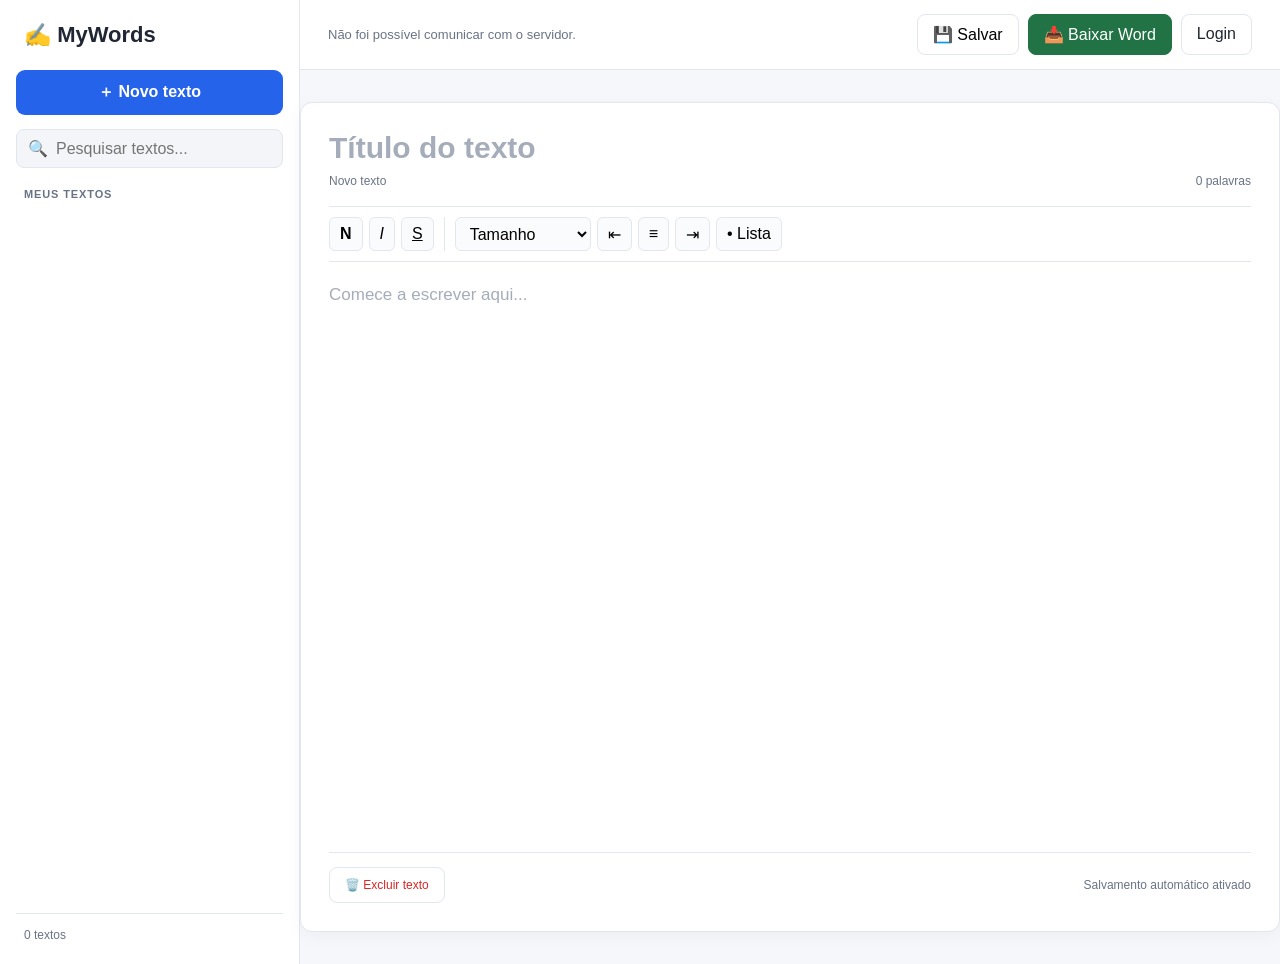
<file: views/index.html>
<!DOCTYPE html>
<html lang="pt-BR">
<head>
    <meta charset="UTF-8">
    <meta name="viewport" content="width=device-width, initial-scale=1.0">
    <title>Meus Textos</title>
    <link rel="stylesheet" href="../css/style.css">
</head>
<body>
    <div class="app">
        <aside class="sidebar">
            <div class="brand">✍️ <span>MyWords</span></div>
            <button id="novoTexto" class="btn-novo">＋ Novo texto</button>

            <div class="pesquisa">
                <span>🔍</span>
                <input id="pesquisa" type="search" placeholder="Pesquisar textos...">
            </div>

            <nav>
                <div class="nav-titulo">MEUS TEXTOS</div>
                <div id="listaTextos" class="lista-textos"></div>
            </nav>

            <div class="sidebar-footer">
                <span id="contadorTextos">0 textos</span>
            </div>
        </aside>

        <main class="conteudo">
            <header class="topbar">
                <div>
                    <div class="status" id="status">Pronto</div>
                </div>
                <div class="top-actions">
                    <button id="salvar" class="btn-secundario">💾 Salvar</button>
                    <button id="baixar" class="btn-word">📥 Baixar Word</button>
                    <a href="login.html" class="btn-secundario" style="text-decoration:none; color:inherit;">Login</a>
                </div>
            </header>

            <section class="editor-area">
                <input id="titulo" class="titulo" type="text" placeholder="Título do texto">
                <div class="info">
                    <span id="ultimaAlteracao">Novo texto</span>
                    <span id="contadorPalavras">0 palavras</span>
                </div>

                <div class="toolbar">
                    <button data-cmd="bold"><strong>N</strong></button>
                    <button data-cmd="italic"><em>I</em></button>
                    <button data-cmd="underline"><u>S</u></button>
                    <span class="separador"></span>
                    <select id="tamanhoFonte">
                        <option value="">Tamanho</option>
                        <option value="2">Pequeno</option>
                        <option value="3">Normal</option>
                        <option value="5">Grande</option>
                        <option value="7">Muito grande</option>
                    </select>
                    <button data-cmd="justifyLeft">⇤</button>
                    <button data-cmd="justifyCenter">≡</button>
                    <button data-cmd="justifyRight">⇥</button>
                    <button data-cmd="insertUnorderedList">• Lista</button>
                </div>

                <div id="editor" class="editor" contenteditable="true" spellcheck="true"></div>

                <div class="rodape-editor">
                    <button id="excluir" class="btn-excluir">🗑️ Excluir texto</button>
                    <span>Salvamento automático ativado</span>
                </div>
            </section>
        </main>
    </div>

    <div id="modalConfirmacao" class="modal hidden">
        <div class="modal-card">
            <h2>Excluir texto?</h2>
            <p>O texto será removido da sua lista. Esta ação pode ser confirmada novamente.</p>
            <div class="modal-actions">
                <button id="cancelarExclusao" class="btn-secundario">Cancelar</button>
                <button id="confirmarExclusao" class="btn-excluir-confirmar">Excluir</button>
            </div>
        </div>
    </div>

    <script src="../js/script.js"></script>
</body>
</html>
</file>
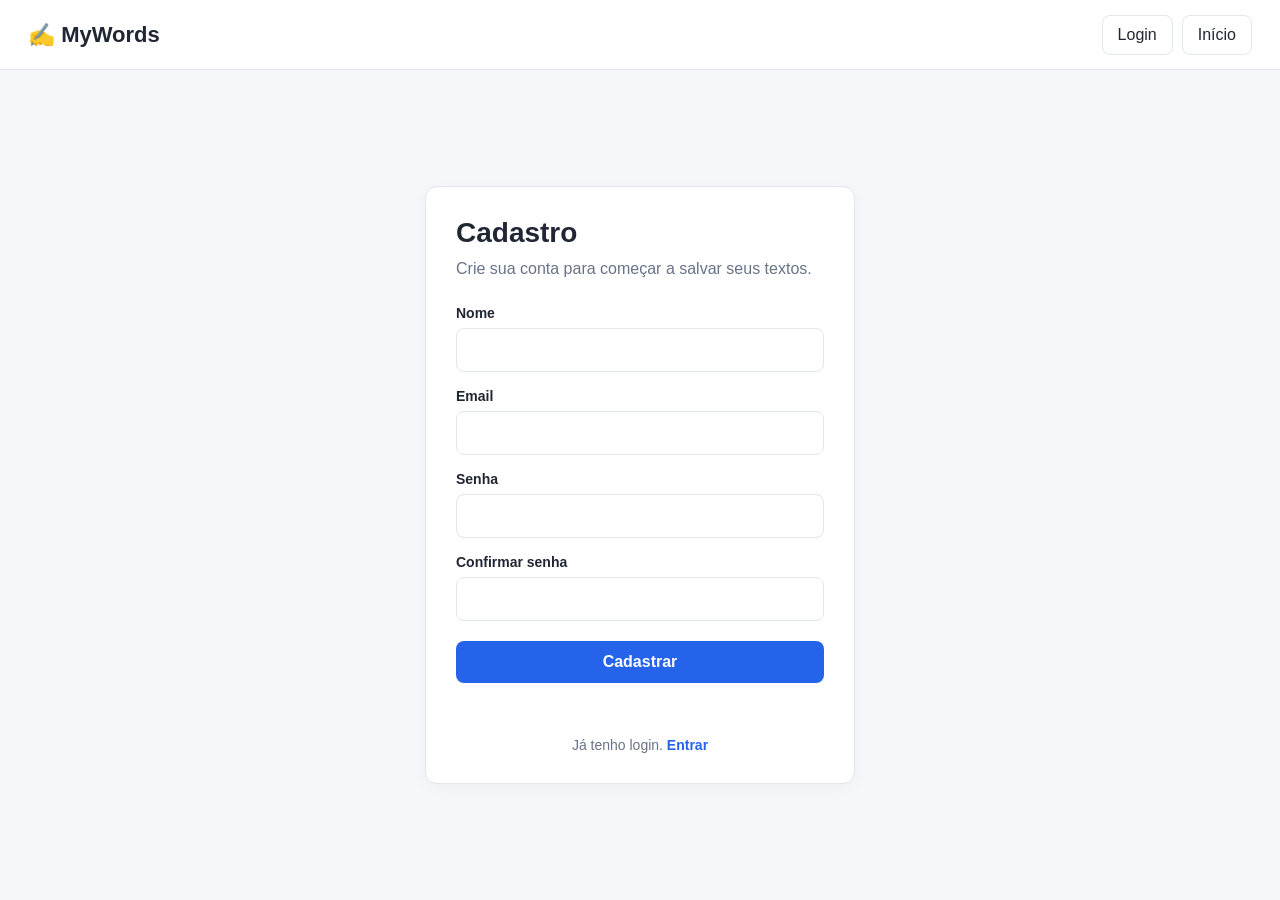
<file: views/cadastro.html>
<!DOCTYPE html>
<html lang="pt-BR">
<head>
    <meta charset="UTF-8">
    <meta name="viewport" content="width=device-width, initial-scale=1.0">
    <title>Cadastro - MyWords</title>
    <link rel="stylesheet" href="../css/auth.css">
</head>
<body>
    <div class="auth-app">
        <header class="auth-topbar">
            <div class="brand">✍️ <span>MyWords</span></div>
            <div class="auth-top-actions">
                <a class="auth-link" href="login.html">Login</a>
                <a class="auth-link" href="index.html">Início</a>
            </div>
        </header>

        <main class="auth-main">
            <section class="auth-card">
                <h1>Cadastro</h1>
                <p class="descricao">Crie sua conta para começar a salvar seus textos.</p>

                <form id="formCadastro">
                    <div class="form-group">
                        <label for="nome">Nome</label>
                        <input id="nome" type="text" autocomplete="name" required>
                    </div>

                    <div class="form-group">
                        <label for="email">Email</label>
                        <input id="email" type="email" autocomplete="email" required>
                    </div>

                    <div class="form-group">
                        <label for="senha">Senha</label>
                        <input id="senha" type="password" autocomplete="new-password" required>
                    </div>

                    <div class="form-group">
                        <label for="confirmarSenha">Confirmar senha</label>
                        <input id="confirmarSenha" type="password" autocomplete="new-password" required>
                    </div>

                    <button class="btn-auth" type="submit">Cadastrar</button>
                    <div id="mensagem" class="auth-mensagem" aria-live="polite"></div>
                </form>

                <p class="auth-alternativa">Já tenho login. <a href="login.html">Entrar</a></p>
            </section>
        </main>
    </div>

    <script src="../js/auth.js"></script>
</body>
</html>
</file>
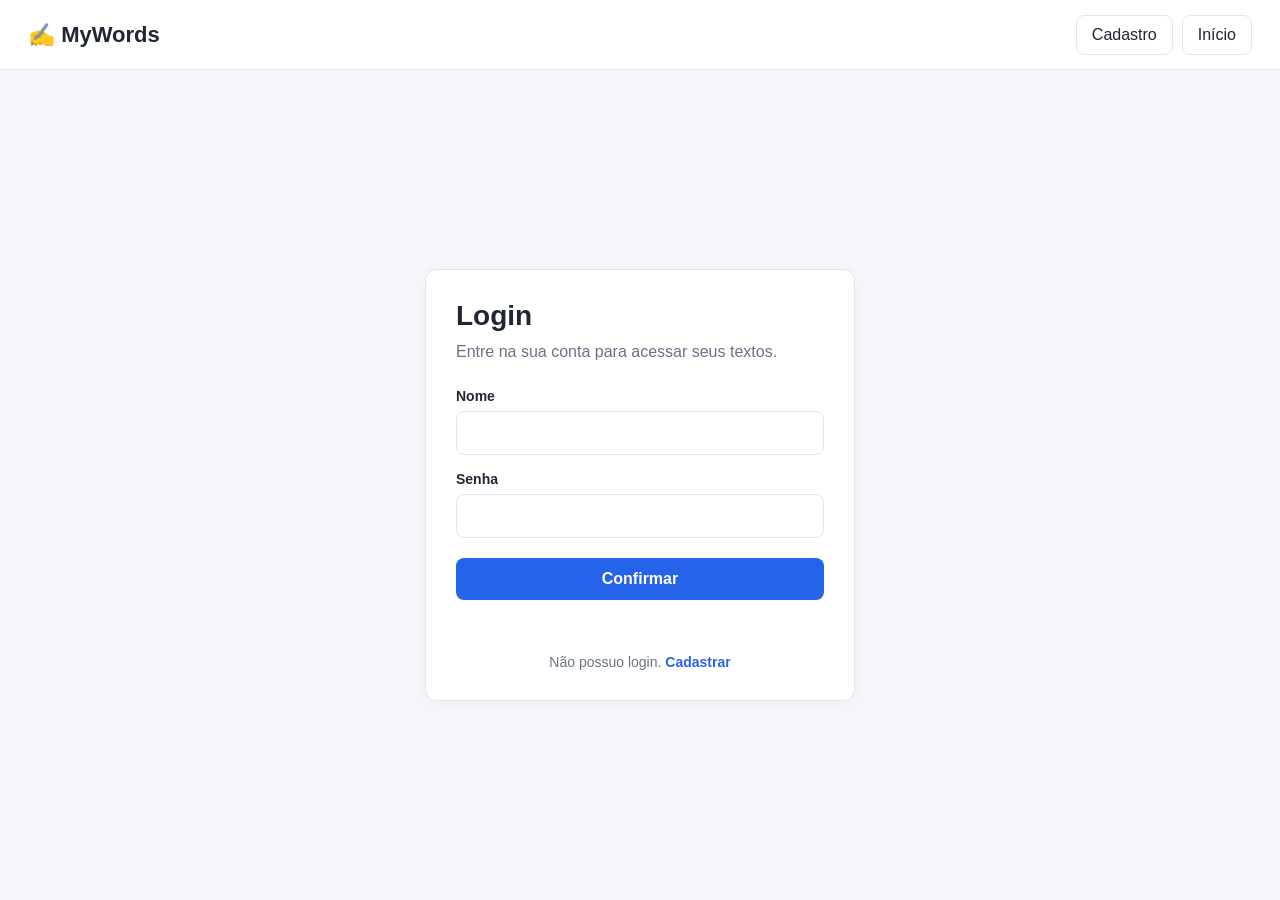
<file: views/login.html>
<!DOCTYPE html>
<html lang="pt-BR">
<head>
    <meta charset="UTF-8">
    <meta name="viewport" content="width=device-width, initial-scale=1.0">
    <title>Login - MyWords</title>
    <link rel="stylesheet" href="../css/auth.css">
</head>
<body>
    <div class="auth-app">
        <header class="auth-topbar">
            <div class="brand">✍️ <span>MyWords</span></div>
            <div class="auth-top-actions">
                <a class="auth-link" href="cadastro.html">Cadastro</a>
                <a class="auth-link" href="index.html">Início</a>
            </div>
        </header>

        <main class="auth-main">
            <section class="auth-card">
                <h1>Login</h1>
                <p class="descricao">Entre na sua conta para acessar seus textos.</p>

                <form id="formLogin">
                    <div class="form-group">
                        <label for="nome">Nome</label>
                        <input id="nome" type="text" autocomplete="username" required>
                    </div>

                    <div class="form-group">
                        <label for="senha">Senha</label>
                        <input id="senha" type="password" autocomplete="current-password" required>
                    </div>

                    <button class="btn-auth" type="submit">Confirmar</button>
                    <div id="mensagem" class="auth-mensagem" aria-live="polite"></div>
                </form>

                <p class="auth-alternativa">Não possuo login. <a href="cadastro.html">Cadastrar</a></p>
            </section>
        </main>
    </div>

    <script src="../js/auth.js"></script>
</body>
</html>
</file>
<file: css/style.css>
* {
    box-sizing: border-box;
    margin: 0;
    padding: 0;
}

:root {
    --fundo: #f5f7fb;
    --branco: #ffffff;
    --borda: #e2e6ee;
    --texto: #202633;
    --cinza: #687386;
    --azul: #2563eb;
    --azul-claro: #eff6ff;
    --verde: #217346;
    --vermelho: #dc2626;
}

body {
    font-family: Arial, Helvetica, sans-serif;
    background: var(--fundo);
    color: var(--texto);
}

button, input, select {
    font: inherit;
}

button {
    cursor: pointer;
}

.app {
    display: flex;
    min-height: 100vh;
}

.sidebar {
    width: 300px;
    background: var(--branco);
    border-right: 1px solid var(--borda);
    display: flex;
    flex-direction: column;
    padding: 22px 16px;
}

.brand {
    font-size: 22px;
    font-weight: 700;
    margin-bottom: 22px;
    padding: 0 8px;
}

.btn-novo {
    border: 0;
    background: var(--azul);
    color: white;
    border-radius: 9px;
    padding: 12px 14px;
    font-weight: 700;
    margin-bottom: 14px;
}

.btn-novo:hover {
    filter: brightness(.94);
}

.pesquisa {
    display: flex;
    align-items: center;
    gap: 8px;
    background: #f3f5f8;
    border: 1px solid var(--borda);
    border-radius: 8px;
    padding: 9px 11px;
    margin-bottom: 20px;
}

.pesquisa input {
    border: 0;
    outline: 0;
    background: transparent;
    width: 100%;
}

.nav-titulo {
    font-size: 11px;
    font-weight: 700;
    color: var(--cinza);
    padding: 0 8px 8px;
    letter-spacing: .08em;
}

.lista-textos {
    overflow-y: auto;
    max-height: calc(100vh - 230px);
}

.item-texto {
    display: block;
    width: 100%;
    text-align: left;
    border: 0;
    background: transparent;
    padding: 11px 10px;
    border-radius: 8px;
    margin-bottom: 3px;
}

.item-texto:hover {
    background: #f4f6f9;
}

.item-texto.ativo {
    background: var(--azul-claro);
    color: var(--azul);
}

.item-titulo {
    display: block;
    white-space: nowrap;
    overflow: hidden;
    text-overflow: ellipsis;
    font-weight: 700;
}

.item-data {
    display: block;
    color: var(--cinza);
    font-size: 11px;
    margin-top: 4px;
}

.item-vazio {
    color: var(--cinza);
    font-size: 13px;
    padding: 15px 8px;
}

.sidebar-footer {
    margin-top: auto;
    padding: 14px 8px 0;
    color: var(--cinza);
    font-size: 12px;
    border-top: 1px solid var(--borda);
}

.conteudo {
    flex: 1;
    min-width: 0;
}

.topbar {
    height: 70px;
    background: var(--branco);
    border-bottom: 1px solid var(--borda);
    display: flex;
    align-items: center;
    justify-content: space-between;
    padding: 0 28px;
}

.status {
    color: var(--cinza);
    font-size: 13px;
}

.top-actions {
    display: flex;
    gap: 9px;
}

.btn-secundario,
.btn-word,
.btn-excluir,
.btn-excluir-confirmar {
    border-radius: 8px;
    padding: 10px 15px;
    border: 1px solid var(--borda);
    background: white;
}

.btn-word {
    background: var(--verde);
    color: white;
    border-color: var(--verde);
}

.btn-excluir {
    color: var(--vermelho);
}

.btn-excluir-confirmar {
    background: var(--vermelho);
    color: white;
    border-color: var(--vermelho);
}

.editor-area {
    max-width: 1000px;
    margin: 32px auto;
    background: var(--branco);
    min-height: calc(100vh - 134px);
    border: 1px solid var(--borda);
    border-radius: 12px;
    padding: 28px;
    box-shadow: 0 4px 18px rgba(0,0,0,.04);
}

.titulo {
    width: 100%;
    border: 0;
    outline: 0;
    font-size: 30px;
    font-weight: 700;
    color: var(--texto);
}

.titulo::placeholder {
    color: #a5adba;
}

.info {
    display: flex;
    justify-content: space-between;
    color: var(--cinza);
    font-size: 12px;
    margin: 9px 0 18px;
}

.toolbar {
    display: flex;
    flex-wrap: wrap;
    gap: 6px;
    border-top: 1px solid var(--borda);
    border-bottom: 1px solid var(--borda);
    padding: 10px 0;
    margin-bottom: 18px;
}

.toolbar button,
.toolbar select {
    min-height: 34px;
    border: 1px solid var(--borda);
    background: #fafbfc;
    border-radius: 6px;
    padding: 0 10px;
}

.toolbar button:hover {
    background: #eef2f7;
}

.separador {
    width: 1px;
    background: var(--borda);
    margin: 0 4px;
}

.editor {
    min-height: 550px;
    outline: none;
    font-size: 17px;
    line-height: 1.75;
}

.editor:empty::before {
    content: "Comece a escrever aqui...";
    color: #a5adba;
}

.rodape-editor {
    border-top: 1px solid var(--borda);
    margin-top: 22px;
    padding-top: 14px;
    display: flex;
    justify-content: space-between;
    align-items: center;
    color: var(--cinza);
    font-size: 12px;
}

.modal {
    position: fixed;
    inset: 0;
    background: rgba(15, 23, 42, .45);
    display: grid;
    place-items: center;
    padding: 20px;
}

.hidden {
    display: none;
}

.modal-card {
    width: min(420px, 100%);
    background: white;
    border-radius: 12px;
    padding: 24px;
}

.modal-card h2 {
    margin-bottom: 8px;
}

.modal-card p {
    color: var(--cinza);
    line-height: 1.5;
}

.modal-actions {
    display: flex;
    justify-content: flex-end;
    gap: 8px;
    margin-top: 22px;
}

@media (max-width: 800px) {
    .sidebar {
        width: 235px;
    }

    .editor-area {
        margin: 15px;
        padding: 20px;
    }

    .topbar {
        padding: 0 15px;
    }
}

@media (max-width: 620px) {
    .app {
        flex-direction: column;
    }

    .sidebar {
        width: 100%;
        min-height: auto;
        border-right: 0;
        border-bottom: 1px solid var(--borda);
    }

    .lista-textos {
        max-height: 180px;
    }

    .sidebar-footer {
        display: none;
    }

    .topbar {
        height: auto;
        padding: 12px 15px;
        gap: 10px;
    }

    .top-actions {
        flex-wrap: wrap;
        justify-content: flex-end;
    }

    .editor-area {
        min-height: auto;
    }

    .editor {
        min-height: 400px;
    }

    .rodape-editor {
        align-items: flex-start;
        gap: 12px;
        flex-direction: column;
    }
}
</file>
<file: css/auth.css>
* { box-sizing: border-box; margin: 0; padding: 0; }

:root {
    --fundo: #f5f7fb;
    --branco: #ffffff;
    --borda: #e2e6ee;
    --texto: #202633;
    --cinza: #687386;
    --azul: #2563eb;
    --azul-claro: #eff6ff;
    --vermelho: #dc2626;
}

body {
    font-family: Arial, Helvetica, sans-serif;
    background: var(--fundo);
    color: var(--texto);
    min-height: 100vh;
}

button, input { font: inherit; }
button, a { cursor: pointer; }

.auth-app { min-height: 100vh; display: flex; flex-direction: column; }

.auth-topbar {
    height: 70px;
    background: var(--branco);
    border-bottom: 1px solid var(--borda);
    display: flex;
    align-items: center;
    justify-content: space-between;
    padding: 0 28px;
}

.brand { font-size: 22px; font-weight: 700; }

.auth-top-actions { display: flex; align-items: center; gap: 9px; }
.auth-top-actions a { text-decoration: none; color: var(--texto); }
.auth-link { padding: 10px 15px; border: 1px solid var(--borda); border-radius: 8px; background: #fff; }
.auth-link:hover { background: #f4f6f9; }

.auth-main { flex: 1; display: grid; place-items: center; padding: 35px 20px; }

.auth-card {
    width: min(430px, 100%);
    background: var(--branco);
    border: 1px solid var(--borda);
    border-radius: 12px;
    padding: 30px;
    box-shadow: 0 4px 18px rgba(0,0,0,.04);
}

.auth-card h1 { font-size: 28px; margin-bottom: 8px; }
.auth-card .descricao { color: var(--cinza); margin-bottom: 24px; line-height: 1.5; }

.form-group { margin-bottom: 16px; }
.form-group label { display: block; font-weight: 700; font-size: 14px; margin-bottom: 7px; }
.form-group input {
    width: 100%;
    border: 1px solid var(--borda);
    border-radius: 8px;
    padding: 12px 13px;
    outline: none;
}
.form-group input:focus { border-color: var(--azul); box-shadow: 0 0 0 3px var(--azul-claro); }

.btn-auth {
    width: 100%;
    border: 0;
    border-radius: 8px;
    padding: 12px 15px;
    background: var(--azul);
    color: #fff;
    font-weight: 700;
    margin-top: 4px;
}
.btn-auth:hover { filter: brightness(.94); }

.auth-mensagem { min-height: 20px; margin-top: 14px; font-size: 13px; color: var(--vermelho); }
.auth-mensagem.sucesso { color: #217346; }

.auth-alternativa { text-align: center; margin-top: 20px; color: var(--cinza); font-size: 14px; }
.auth-alternativa a { color: var(--azul); text-decoration: none; font-weight: 700; }
.auth-alternativa a:hover { text-decoration: underline; }

@media (max-width: 620px) {
    .auth-topbar { padding: 0 15px; }
    .auth-top-actions .auth-link:first-child { display: none; }
    .auth-card { padding: 24px 20px; }
}

.auth-alternativa.esqueci { margin-top: 12px; margin-bottom: 4px; }
[hidden] { display: none !important; }

.perfil-separador { border: 0; border-top: 1px solid var(--borda); margin: 22px 0 16px; }
.perfil-aviso { font-size: 13px; margin-bottom: 16px !important; }
</file>
